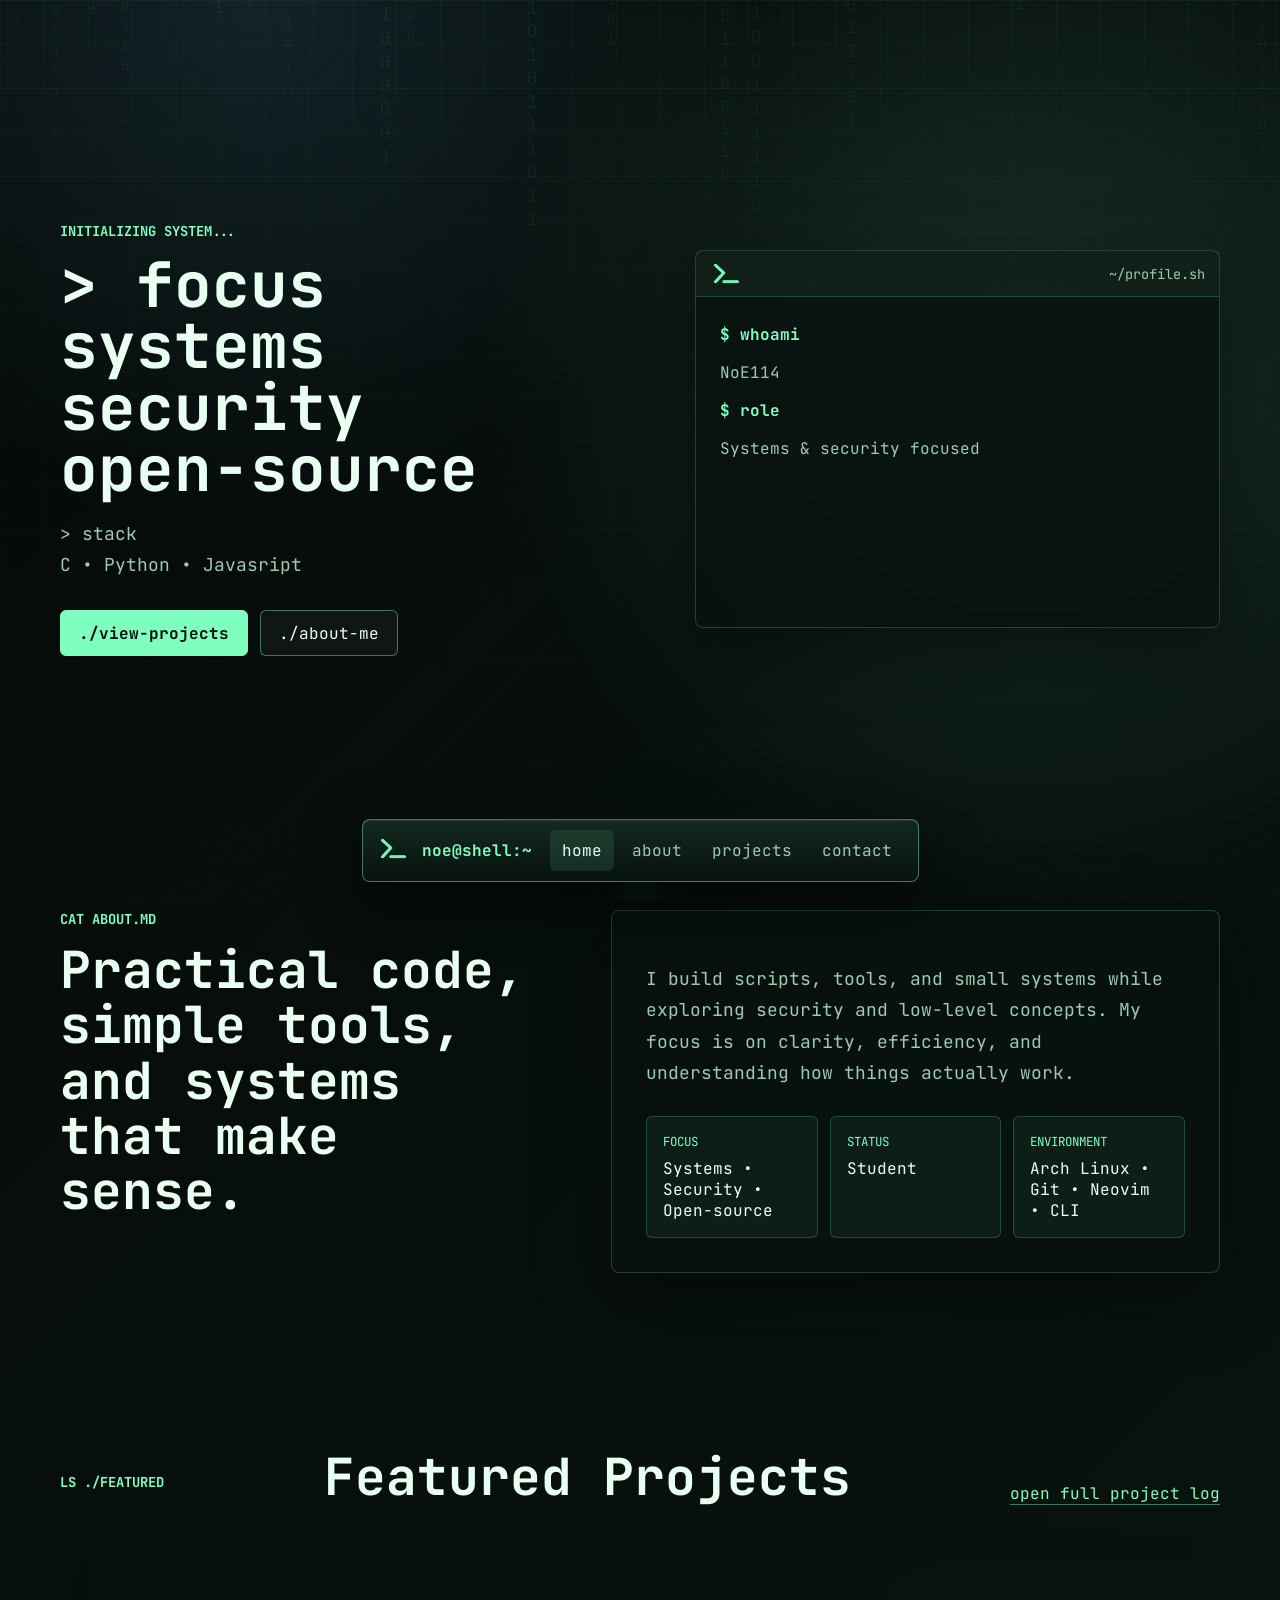
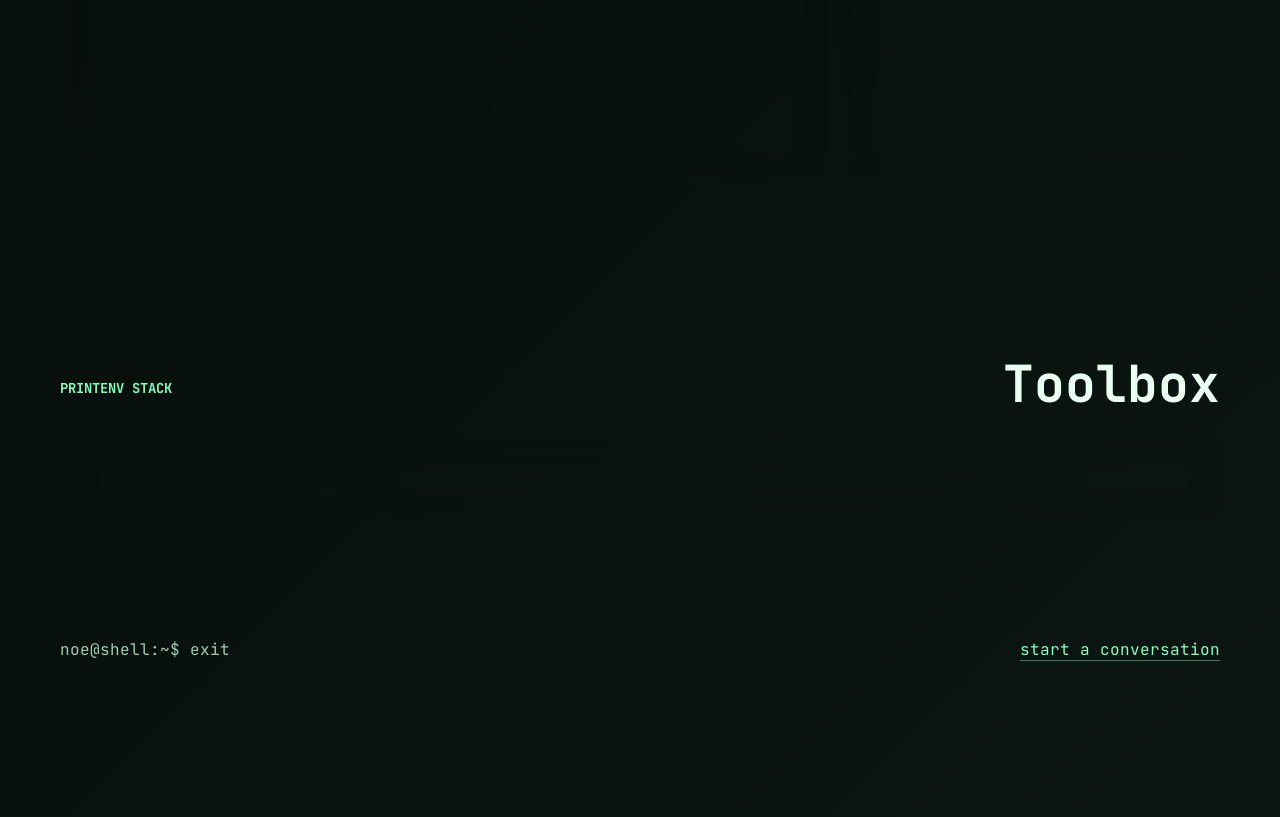
<file: index.html>
<!DOCTYPE html>
<html lang="en">
  <head>
    <meta charset="UTF-8" />
    <meta name="viewport" content="width=device-width, initial-scale=1.0" />
    <title>NoE114 | Portfolio</title>
    <link rel="icon" type="image/png" href="code.png" />
    <link rel="preconnect" href="https://fonts.googleapis.com" />
    <link rel="preconnect" href="https://fonts.gstatic.com" crossorigin />
    <link
      href="https://fonts.googleapis.com/css2?family=JetBrains+Mono:wght@400;500;600;700&display=swap"
      rel="stylesheet"
    />
    <link rel="stylesheet" href="styles.css" />
  </head>
  <body class="page-home">
    <div class="matrix-rain" data-matrix-rain aria-hidden="true"></div>
    <div class="scanline" aria-hidden="true"></div>
    <div class="terminal-grid" aria-hidden="true"></div>

    <header class="site-header">
      <nav class="nav shell-window" aria-label="Primary navigation">
        <a class="brand" href="index.html" aria-label="Home">
          <span class="shell-logo" aria-hidden="true"><img class="icon" src="terminal.png" alt=">_"></span>
          <span>noe@shell:~</span>
        </a>
        <button class="menu-toggle" type="button" aria-label="Open menu" aria-expanded="false">
          <span></span><span></span><span></span>
        </button>
        <div class="nav-links" data-menu>
          <a href="index.html" aria-current="page">home</a>
          <button class="nav-button" type="button" data-about-open>about</button>
          <a href="#projects">projects</a>
          <a href="contact.html">contact</a>
        </div>
      </nav>
    </header>

    <main>
      <section class="hero">
        <div class="hero-copy">
          <p class="eyebrow">initializing system...</p>

          <h1>
            > focus <br>
            systems <br>
            security <br>
            open-source
          </h1>

          <p>
            > stack <br>
            C • Python • Javasript
          </p>

          <div class="hero-actions">
            <a class="btn primary" href="#projects">./view-projects</a>
            <button class="btn" type="button" data-about-open>./about-me</button>
          </div>
        </div>

        <section class="terminal shell-window hero-terminal" aria-label="Terminal introduction">
          <div class="window-bar">
            <span class="window-dots" aria-hidden="true"><img class="icon" src="terminal.png" alt=">_"></span>
            <span class="window-title">~/profile.sh</span>
          </div>
          <div class="terminal-body" data-terminal="home">
            <p><span class="prompt">$</span> ./profile --summary</p>
            <p class="muted">Loading profile...</p>
          </div>
        </section>
      </section>

      <section class="section split" id="about">
        <div>
          <p class="eyebrow">cat about.md</p>
          <h2>Practical code, simple tools, and systems that make sense.</h2>
        </div>

        <div class="about-panel shell-window">
          <p>
            I build scripts, tools, and small systems while exploring security and low-level concepts.
            My focus is on clarity, efficiency, and understanding how things actually work.
          </p>

          <dl class="stats">
            <div><dt>Focus</dt><dd>Systems • Security • Open-source</dd></div>
            <div><dt>Status</dt><dd>Student</dd></div>
            <div><dt>Environment</dt><dd>Arch Linux • Git • Neovim • CLI</dd></div>
          </dl>
        </div>
      </section>

      <section class="section" id="projects">
        <div class="section-heading">
          <p class="eyebrow">ls ./featured</p>
          <h2>Featured Projects</h2>
          <a class="text-link" href="projects.html">open full project log</a>
        </div>

        <div class="projects-grid" data-projects-featured>
          <article class="project-card shell-window">
            <span class="project-command">$ git fetch NoE114</span>
            <h3>Loading repositories...</h3>
            <p>Fetching selected projects from GitHub.</p>
          </article>
        </div>
      </section>

      <section class="section skills">
        <div class="section-heading">
          <p class="eyebrow">printenv STACK</p>
          <h2>Toolbox</h2>
        </div>

        <div class="skill-marquee shell-window" aria-label="Skills">
          <div class="skill-track">

            <div class="skill-group">
              <span>C</span>
              <span>Python</span>
              <span>Rust</span>
              <span>Linux</span>
              <span>Arch Linux</span>
              <span>Git</span>
              <span>Neovim</span>
              <span>Shell</span>
              <span>CLI</span>
              <span>Security</span>
              <span>Open-source</span>
              <span>Scripting</span>
            </div>

            <div class="skill-group" aria-hidden="true">
              <span>C</span>
              <span>Python</span>
              <span>Rust</span>
              <span>Linux</span>
              <span>Arch Linux</span>
              <span>Git</span>
              <span>Neovim</span>
              <span>Shell</span>
              <span>CLI</span>
              <span>Security</span>
              <span>Open-source</span>
              <span>Scripting</span>
            </div>

          </div>
        </div>
      </section>
    </main>

    <div class="about-modal" data-about-modal aria-hidden="true" role="dialog" aria-modal="true" aria-labelledby="about-modal-title">
      <button class="modal-backdrop" type="button" data-about-close aria-label="Close about terminal"></button>

      <section class="about-terminal shell-window" aria-label="About me terminal">
        <div class="window-bar">
          <span class="window-dots" aria-hidden="true"><img class="icon" src="terminal.png" alt=">_"></span>
          <span class="window-title" id="about-modal-title">~/about.md</span>
          <button class="terminal-close" type="button" data-about-close aria-label="Close">x</button>
        </div>

        <div class="terminal-body" data-terminal="about">
          <p><span class="prompt">$</span> cat about.md</p>
        </div>
      </section>
    </div>

    <footer class="site-footer">
      <span>noe@shell:~$ exit</span>
      <a href="contact.html">start a conversation</a>
    </footer>

    <script src="script.js"></script>
  </body>
</html>
</file>
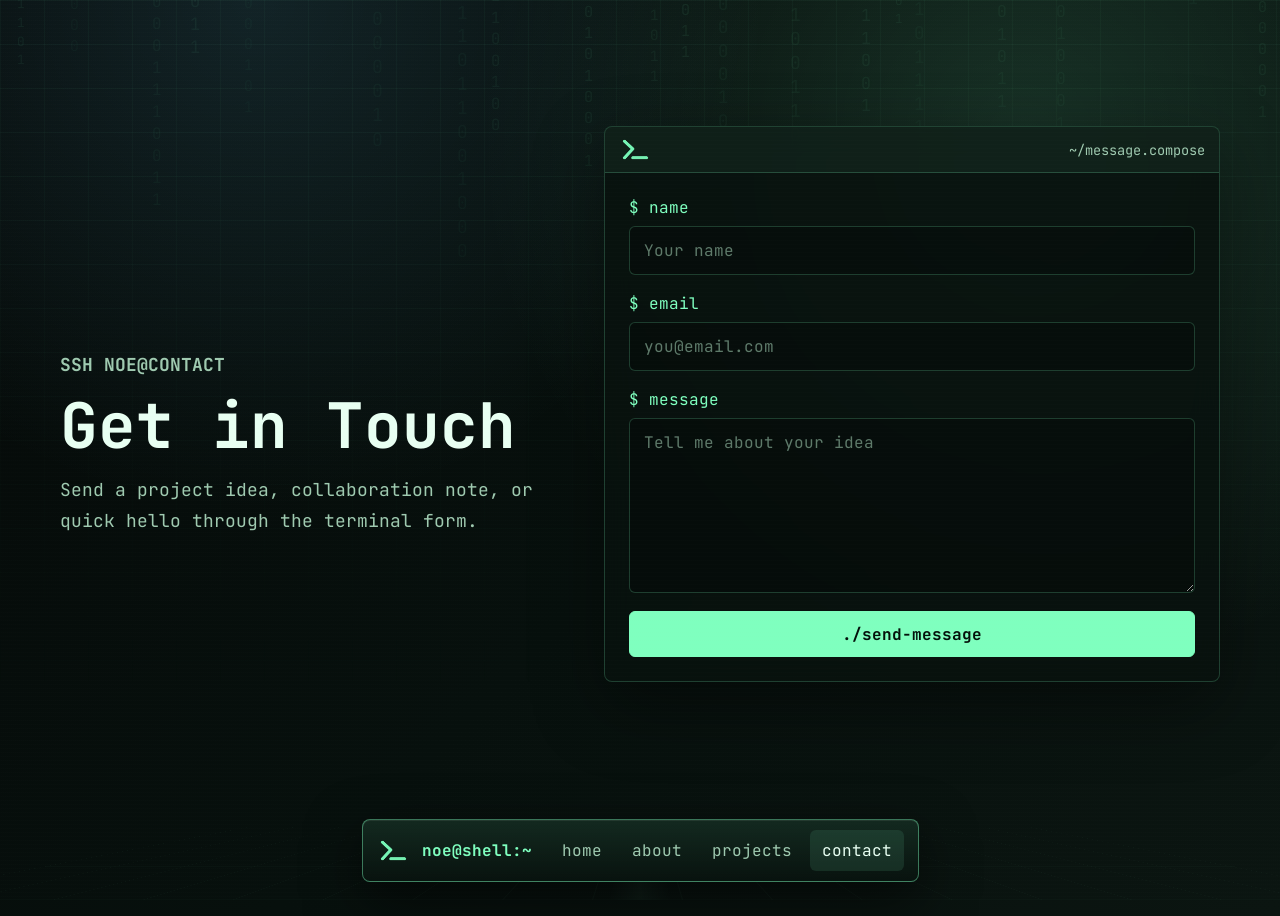
<file: contact.html>
<!DOCTYPE html>
<html lang="en">
  <head>
    <meta charset="UTF-8" />
    <meta name="viewport" content="width=device-width, initial-scale=1.0" />
    <title>NoE | Contact</title>
    <link rel="icon" type="image/png" href="terminal.png" />
    <link rel="preconnect" href="https://fonts.googleapis.com" />
    <link rel="preconnect" href="https://fonts.gstatic.com" crossorigin />
    <link
      href="https://fonts.googleapis.com/css2?family=JetBrains+Mono:wght@400;500;600;700&display=swap"
      rel="stylesheet"
    />
    <link rel="stylesheet" href="styles.css" />
  </head>
  <body class="page-contact">
    <div class="matrix-rain" data-matrix-rain aria-hidden="true"></div>
    <div class="scanline" aria-hidden="true"></div>
    <div class="terminal-grid" aria-hidden="true"></div>

    <header class="site-header">
      <nav class="nav shell-window" aria-label="Primary navigation">
        <a class="brand" href="index.html" aria-label="Home">
          <span class="window-dots" aria-hidden="true"><img class="icon" src="terminal.png"alt=">_"></span>
          <span>noe@shell:~</span>
        </a>
        <button class="menu-toggle" type="button" aria-label="Open menu" aria-expanded="false">
          <span></span><span></span><span></span>
        </button>
        <div class="nav-links" data-menu>
          <a href="index.html">home</a>
          <button class="nav-button" type="button" data-about-open>about</button>
          <a href="projects.html">projects</a>
          <a href="contact.html" aria-current="page">contact</a>
        </div>
      </nav>
    </header>

    <main>
      <section class="contact-layout">
        <div class="page-hero">
          <p class="eyebrow">ssh NoE@contact</p>
          <h1>Get in Touch</h1>
          <p>Send a project idea, collaboration note, or quick hello through the terminal form.</p>
        </div>

        <form
         name="contact"
         method="POST"
         action="/success.html"
         data-netlify="true"
         netlify-honeypot="bot-field"
        >
          <div class="window-bar">
            <span class="window-dots" aria-hidden="true"><img class="icon" src="terminal.png"alt=">_"></span>
            <span class="window-title">~/message.compose</span>
          </div>
          <div class="form-body">
            <input type="hidden" name="form-name" value="contact" />
            <p class="hidden-field" aria-hidden="true">
              <label>Do not fill this out: <input name="bot-field" tabindex="-1" autocomplete="off" /></label>
            </p>
            <label>
              <span>$ name</span>
              <input type="text" name="name" placeholder="Your name" required />
            </label>
            <label>
              <span>$ email</span>
              <input type="email" name="email" placeholder="you@email.com" required />
            </label>
            <label>
              <span>$ message</span>
              <textarea name="message" rows="7" placeholder="Tell me about your idea" required></textarea>
            </label>
            <button class="btn primary" type="submit" id="submit-btn">./send-message</button>
            <p class="form-feedback" id="form-feedback" role="status" aria-live="polite"></p>
          </div>
        </form>
      </section>
    </main>

    <div class="about-modal" data-about-modal aria-hidden="true" role="dialog" aria-modal="true" aria-labelledby="about-modal-title">
      <button class="modal-backdrop" type="button" data-about-close aria-label="Close about terminal"></button>
      <section class="about-terminal shell-window" aria-label="About me terminal">
        <div class="window-bar">
          <span class="window-dots" aria-hidden="true"><img class="icon" src="terminal.png"alt=">_"></span>
          <span class="window-title" id="about-modal-title">~/about.md</span>
          <button class="terminal-close" type="button" data-about-close aria-label="Close">x</button>
        </div>
        <div class="terminal-body" data-terminal="about">
          <p><span class="prompt">$</span> cat about.md</p>
        </div>
      </section>
    </div>

    <script src="script.js"></script>
  </body>
</html>
</file>
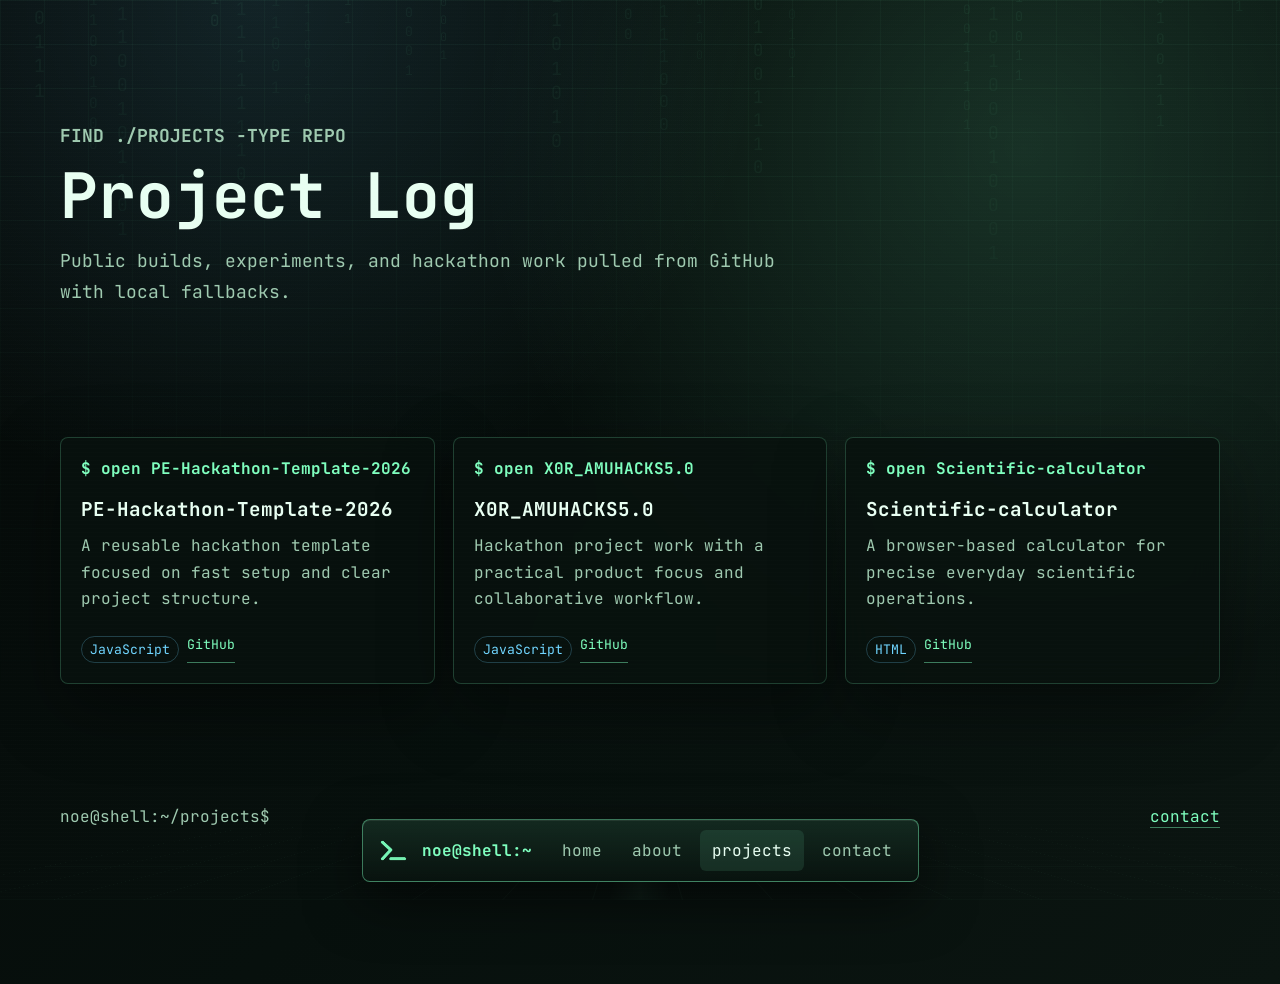
<file: projects.html>
<!DOCTYPE html>
<html lang="en">
  <head>
    <meta charset="UTF-8" />
    <meta name="viewport" content="width=device-width, initial-scale=1.0" />
    <title>NoE | Projects</title>
    <link rel="icon" type="image/png" href="terminal.png" />
    <link rel="preconnect" href="https://fonts.googleapis.com" />
    <link rel="preconnect" href="https://fonts.gstatic.com" crossorigin />
    <link
      href="https://fonts.googleapis.com/css2?family=JetBrains+Mono:wght@400;500;600;700&display=swap"
      rel="stylesheet"
    />
    <link rel="stylesheet" href="styles.css" />
  </head>
  <body class="page-projects">
    <div class="matrix-rain" data-matrix-rain aria-hidden="true"></div>
    <div class="scanline" aria-hidden="true"></div>
    <div class="terminal-grid" aria-hidden="true"></div>

    <header class="site-header">
      <nav class="nav shell-window" aria-label="Primary navigation">
        <a class="brand" href="index.html" aria-label="Home">
          <span class="window-dots" aria-hidden="true"><img class="icon" src="terminal.png"alt=">_"></span>
          <span>noe@shell:~</span>
        </a>
        <button class="menu-toggle" type="button" aria-label="Open menu" aria-expanded="false">
          <span></span><span></span><span></span>
        </button>
        <div class="nav-links" data-menu>
          <a href="index.html">home</a>
          <button class="nav-button" type="button" data-about-open>about</button>
          <a href="projects.html" aria-current="page">projects</a>
          <a href="contact.html">contact</a>
        </div>
      </nav>
    </header>

    <main>
      <section class="page-hero">
        <p class="eyebrow">find ./projects -type repo</p>
        <h1>Project Log</h1>
        <p>Public builds, experiments, and hackathon work pulled from GitHub with local fallbacks.</p>
      </section>

      <section class="section">
        <div class="projects-grid full" data-projects-all>
          <article class="project-card shell-window">
            <span class="project-command">$ git fetch NoE114</span>
            <h3>Loading repositories</h3>
            <p>Fetching latest public projects from GitHub.</p>
          </article>
        </div>
      </section>
    </main>

    <div class="about-modal" data-about-modal aria-hidden="true" role="dialog" aria-modal="true" aria-labelledby="about-modal-title">
      <button class="modal-backdrop" type="button" data-about-close aria-label="Close about terminal"></button>
      <section class="about-terminal shell-window" aria-label="About me terminal">
        <div class="window-bar">
          <span class="window-dots" aria-hidden="true"><img class="icon" src="terminal.png"alt=">_"></span>
          <span class="window-title" id="about-modal-title">~/about.md</span>
          <button class="terminal-close" type="button" data-about-close aria-label="Close">x</button>
        </div>
        <div class="terminal-body" data-terminal="about">
          <p><span class="prompt">$</span> cat about.md</p>
        </div>
      </section>
    </div>

    <footer class="site-footer">
      <span>noe@shell:~/projects$</span>
      <a href="contact.html">contact</a>
    </footer>

    <script src="script.js"></script>
  </body>
</html>
</file>
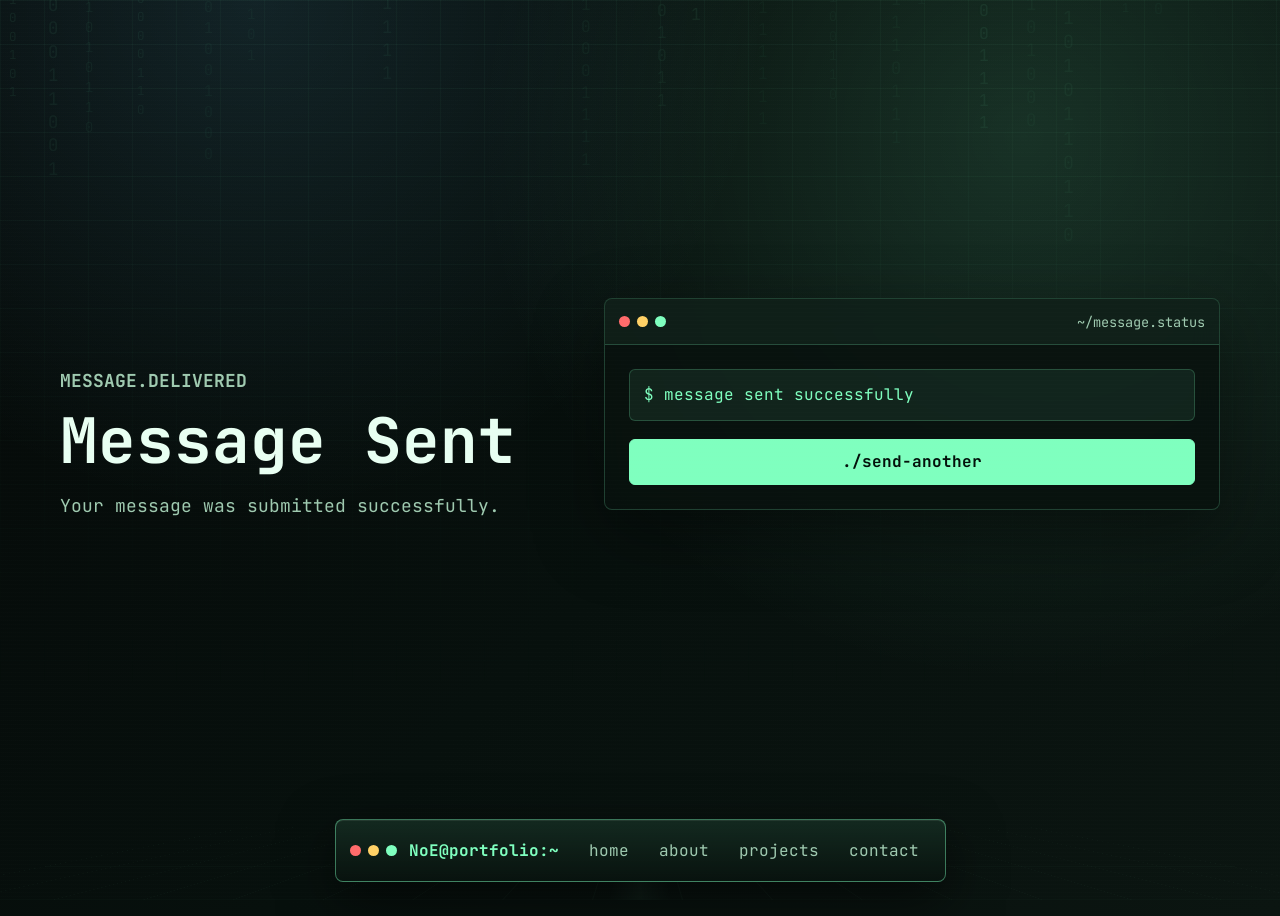
<file: success.html>
<!DOCTYPE html>
<html lang="en">
  <head>
    <meta charset="UTF-8" />
    <meta name="viewport" content="width=device-width, initial-scale=1.0" />
    <title>NoE | Message Sent</title>
    <link rel="icon" type="image/png" href="terminal.png" />
    <link rel="preconnect" href="https://fonts.googleapis.com" />
    <link rel="preconnect" href="https://fonts.gstatic.com" crossorigin />
    <link
      href="https://fonts.googleapis.com/css2?family=JetBrains+Mono:wght@400;500;600;700&display=swap"
      rel="stylesheet"
    />
    <link rel="stylesheet" href="styles.css" />
  </head>
  <body class="page-contact">
    <div class="matrix-rain" data-matrix-rain aria-hidden="true"></div>
    <div class="scanline" aria-hidden="true"></div>
    <div class="terminal-grid" aria-hidden="true"></div>

    <header class="site-header">
      <nav class="nav shell-window" aria-label="Primary navigation">
        <a class="brand" href="index.html" aria-label="Home">
          <span class="window-dots" aria-hidden="true"><i></i><i></i><i></i></span>
          <span>NoE@portfolio:~</span>
        </a>
        <button class="menu-toggle" type="button" aria-label="Open menu" aria-expanded="false">
          <span></span><span></span><span></span>
        </button>
        <div class="nav-links" data-menu>
          <a href="index.html">home</a>
          <button class="nav-button" type="button" data-about-open>about</button>
          <a href="projects.html">projects</a>
          <a href="contact.html">contact</a>
        </div>
      </nav>
    </header>

    <main>
      <section class="contact-layout">
        <div class="page-hero">
          <p class="eyebrow">message.delivered</p>
          <h1>Message Sent</h1>
          <p>Your message was submitted successfully.</p>
        </div>

        <section class="contact-form shell-window" aria-label="Submission status">
          <div class="window-bar">
            <span class="window-dots" aria-hidden="true"><i></i><i></i><i></i></span>
            <span class="window-title">~/message.status</span>
          </div>
          <div class="form-body">
            <p class="form-feedback success">$ message sent successfully</p>
            <a class="btn primary" href="contact.html">./send-another</a>
          </div>
        </section>
      </section>
    </main>

    <div class="about-modal" data-about-modal aria-hidden="true" role="dialog" aria-modal="true" aria-labelledby="about-modal-title">
      <button class="modal-backdrop" type="button" data-about-close aria-label="Close about terminal"></button>
      <section class="about-terminal shell-window" aria-label="About me terminal">
        <div class="window-bar">
          <span class="window-dots" aria-hidden="true"><i></i><i></i><i></i></span>
          <span class="window-title" id="about-modal-title">~/about.md</span>
          <button class="terminal-close" type="button" data-about-close aria-label="Close">x</button>
        </div>
        <div class="terminal-body" data-terminal="about">
          <p><span class="prompt">$</span> cat about.md</p>
        </div>
      </section>
    </div>

    <script src="script.js"></script>
  </body>
</html>
</file>
<file: styles.css>
:root {
  --bg: #07100d;
  --bg-soft: #0b1813;
  --panel: rgba(8, 18, 14, 0.88);
  --panel-strong: rgba(11, 24, 19, 0.96);
  --line: rgba(127, 255, 190, 0.2);
  --line-strong: rgba(127, 255, 190, 0.42);
  --text: #e8fff2;
  --muted: #9fcab0;
  --green: #7fffbf;
  --amber: #ffd166;
  --red: #ff6b6b;
  --cyan: #70d6ff;
  --shadow: 0 24px 70px rgba(0, 0, 0, 0.42);
  --radius: 8px;
  --max: 1160px;
  --ease: cubic-bezier(0.2, 0.8, 0.2, 1);
}

* {
  box-sizing: border-box;
}

html {
  scroll-behavior: smooth;
}

body {
  margin: 0;
  min-height: 100vh;
  font-family: "JetBrains Mono", "Fira Code", ui-monospace, monospace;
  color: var(--text);
  background:
    radial-gradient(circle at 20% 0%, rgba(112, 214, 255, 0.12), transparent 32rem),
    radial-gradient(circle at 80% 15%, rgba(127, 255, 191, 0.14), transparent 34rem),
    linear-gradient(135deg, #050908 0%, var(--bg) 54%, #0b1511 100%);
  overflow-x: hidden;
  padding-bottom: 108px;
}

body::before {
  content: "";
  position: fixed;
  inset: 0;
  pointer-events: none;
  background-image:
    linear-gradient(rgba(127, 255, 190, 0.045) 1px, transparent 1px),
    linear-gradient(90deg, rgba(127, 255, 190, 0.04) 1px, transparent 1px);
  background-size: 44px 44px;
  mask-image: linear-gradient(to bottom, rgba(0, 0, 0, 0.9), transparent 80%);
}

a {
  color: inherit;
}

button,
input,
textarea {
  font: inherit;
}

.matrix-rain {
  position: fixed;
  inset: 0;
  z-index: 0;
  overflow: hidden;
  pointer-events: none;
  opacity: 0.32;
  mask-image: linear-gradient(to bottom, #000 0%, rgba(0, 0, 0, 0.68) 42%, transparent 100%);
}

.matrix-column {
  position: absolute;
  top: -42vh;
  left: var(--x);
  display: grid;
  gap: 0.38rem;
  color: rgba(127, 255, 190, 0.34);
  font-size: var(--size);
  line-height: 1;
  text-shadow: 0 0 10px rgba(127, 255, 190, 0.24);
  opacity: var(--opacity);
  animation: matrixFall var(--duration) linear infinite;
  animation-delay: var(--delay);
}

.matrix-column span:first-child {
  color: rgba(232, 255, 242, 0.62);
  text-shadow: 0 0 14px rgba(127, 255, 190, 0.45);
}

.scanline {
  position: fixed;
  inset: 0;
  pointer-events: none;
  z-index: 10;
  opacity: 0.28;
  background: repeating-linear-gradient(
    to bottom,
    rgba(255, 255, 255, 0.035) 0,
    rgba(255, 255, 255, 0.035) 1px,
    transparent 1px,
    transparent 4px
  );
}

.terminal-grid {
  position: fixed;
  inset: auto -10vw 0;
  height: 34vh;
  pointer-events: none;
  background:
    linear-gradient(to right, transparent 0 48%, rgba(127, 255, 190, 0.14) 50%, transparent 52%),
    repeating-linear-gradient(90deg, rgba(127, 255, 190, 0.1) 0 1px, transparent 1px 90px),
    repeating-linear-gradient(0deg, rgba(127, 255, 190, 0.1) 0 1px, transparent 1px 46px);
  transform: perspective(280px) rotateX(62deg);
  transform-origin: bottom;
  opacity: 0.3;
}

.site-header {
  position: fixed;
  left: 0;
  right: 0;
  bottom: 18px;
  z-index: 20;
  padding: 0 clamp(16px, 4vw, 40px);
  pointer-events: none;
}

.shell-window {
  border: 1px solid var(--line);
  border-radius: var(--radius);
  background: var(--panel);
  box-shadow: var(--shadow);
  backdrop-filter: blur(14px);
}

.nav {
  position: relative;
  width: fit-content;
  max-width: min(var(--max), calc(100vw - 32px));
  margin: 0 auto;
  min-height: 58px;
  display: flex;
  align-items: center;
  justify-content: space-between;
  gap: 18px;
  padding: 10px 14px;
  pointer-events: auto;
  border-color: var(--line-strong);
  background:
    linear-gradient(180deg, rgba(127, 255, 190, 0.08), rgba(8, 18, 14, 0.9)),
    var(--panel-strong);
  box-shadow:
    0 18px 54px rgba(0, 0, 0, 0.58),
    inset 0 1px 0 rgba(232, 255, 242, 0.08);
}

.brand,
.nav-links a,
.nav-button,
.text-link,
.site-footer a {
  text-decoration: none;
}

.brand {
  display: inline-flex;
  align-items: center;
  gap: 12px;
  min-width: 0;
  font-weight: 700;
  color: var(--green);
}

.brand span:last-child {
  white-space: nowrap;
}

.window-dots {
  display: inline-flex;
  gap: 7px;
  flex: 0 0 auto;
}

.window-dots i {
  width: 11px;
  height: 11px;
  border-radius: 50%;
  display: block;
}

.window-dots i:nth-child(1) {
  background: var(--red);
}

.window-dots i:nth-child(2) {
  background: var(--amber);
}

.window-dots i:nth-child(3) {
  background: var(--green);
}

.icon {
  width: 33px;
  height: 33px;

  -webkit-mask-size: 60%;
  mask-size: 60%;
}

.nav-links {
  display: flex;
  align-items: center;
  gap: 6px;
}

.nav-links a,
.nav-button {
  color: var(--muted);
  padding: 10px 12px;
  border-radius: 6px;
  border: 0;
  background: transparent;
  cursor: pointer;
  transition: color 180ms var(--ease), background 180ms var(--ease);
}

.nav-links a:hover,
.nav-links a:focus-visible,
.nav-button:hover,
.nav-button:focus-visible,
.nav-links a[aria-current="page"] {
  color: var(--text);
  background: rgba(127, 255, 190, 0.1);
}

.menu-toggle {
  display: none;
  width: 44px;
  height: 44px;
  border: 1px solid var(--line);
  border-radius: 6px;
  background: rgba(127, 255, 190, 0.08);
  color: var(--text);
  cursor: pointer;
}

.menu-toggle span {
  display: block;
  width: 18px;
  height: 2px;
  margin: 4px auto;
  background: currentColor;
}

main {
  width: min(var(--max), calc(100% - 32px));
  margin: 0 auto;
  position: relative;
  z-index: 1;
}

.hero {
  min-height: calc(100vh - 78px);
  display: grid;
  grid-template-columns: minmax(0, 1fr) minmax(340px, 0.92fr);
  align-items: center;
  gap: clamp(28px, 5vw, 72px);
  padding: clamp(64px, 10vw, 112px) 0 56px;
}

.hero-copy h1,
.page-hero h1 {
  margin: 0;
  max-width: 780px;
  font-size: clamp(1.72rem, 4.9vw, 3.92rem);
  line-height: 0.98;
  letter-spacing: 0;
}

.hero-copy p:not(.eyebrow),
.page-hero p,
.about-panel p {
  color: var(--muted);
  line-height: 1.75;
  font-size: clamp(1rem, 1.8vw, 1.12rem);
}

.eyebrow {
  margin: 0 0 14px;
  color: var(--green);
  text-transform: uppercase;
  letter-spacing: 0;
  font-size: 0.86rem;
  font-weight: 700;
}

.hero-actions {
  display: flex;
  flex-wrap: wrap;
  gap: 12px;
  margin-top: 30px;
}

.btn {
  display: inline-flex;
  align-items: center;
  justify-content: center;
  min-height: 46px;
  padding: 0 18px;
  border: 1px solid var(--line-strong);
  border-radius: 6px;
  color: var(--text);
  background: rgba(232, 255, 242, 0.04);
  text-decoration: none;
  cursor: pointer;
  transition: transform 180ms var(--ease), border-color 180ms var(--ease), background 180ms var(--ease);
}

.btn:hover,
.btn:focus-visible {
  transform: translateY(-2px);
  border-color: var(--green);
  background: rgba(127, 255, 190, 0.1);
}

.btn.primary {
  color: #03100a;
  background: var(--green);
  border-color: var(--green);
  font-weight: 700;
}

.window-bar {
  display: flex;
  align-items: center;
  gap: 12px;
  min-height: 46px;
  padding: 0 14px;
  border-bottom: 1px solid var(--line);
  background: rgba(127, 255, 190, 0.055);
}

.window-title {
  margin-left: auto;
  color: var(--muted);
  font-size: 0.85rem;
}

.terminal-body {
  min-height: 330px;
  padding: 24px;
  color: var(--text);
  line-height: 1.75;
}

.terminal-body p {
  margin: 0 0 10px;
}

.terminal-body .prompt,
.project-command {
  color: var(--green);
  font-weight: 700;
}

.muted,
.project-card p {
  color: var(--muted);
}

.cursor::after {
  content: "";
  display: inline-block;
  width: 9px;
  height: 1.15em;
  margin-left: 6px;
  vertical-align: -0.2em;
  background: var(--green);
  animation: blink 900ms steps(2, jump-none) infinite;
}

.section {
  padding: clamp(52px, 8vw, 88px) 0;
}

.split {
  display: grid;
  grid-template-columns: 0.8fr 1fr;
  gap: clamp(24px, 5vw, 64px);
  align-items: start;
}

h2 {
  margin: 0;
  color: var(--text);
  font-size: clamp(1.8rem, 4vw, 3.2rem);
  line-height: 1.08;
  letter-spacing: 0;
}

.about-panel {
  padding: clamp(22px, 4vw, 34px);
}

.stats {
  display: grid;
  grid-template-columns: repeat(3, 1fr);
  gap: 12px;
  margin: 28px 0 0;
}

.stats div,
.skill-group span {
  border: 1px solid var(--line);
  border-radius: 6px;
  background: rgba(127, 255, 190, 0.055);
}

.stats div {
  padding: 16px;
}

.stats dt {
  color: var(--green);
  font-size: 0.78rem;
  text-transform: uppercase;
}

.stats dd {
  margin: 8px 0 0;
  color: var(--text);
}

.section-heading {
  display: flex;
  align-items: end;
  justify-content: space-between;
  gap: 20px;
  margin-bottom: 28px;
}

.text-link,
.site-footer a {
  color: var(--green);
  border-bottom: 1px solid rgba(127, 255, 190, 0.45);
}

.projects-grid {
  display: grid;
  grid-template-columns: repeat(3, minmax(0, 1fr));
  gap: 18px;
}

.projects-grid.full {
  grid-template-columns: repeat(auto-fit, minmax(260px, 1fr));
}

.project-card {
  padding: 20px;
  min-height: 230px;
  display: flex;
  flex-direction: column;
  transition: transform 180ms var(--ease), border-color 180ms var(--ease), background 180ms var(--ease);
}

.project-card:hover {
  transform: translateY(-4px);
  border-color: var(--line-strong);
  background: var(--panel-strong);
}

.project-card h3 {
  margin: 18px 0 10px;
  font-size: 1.2rem;
  line-height: 1.35;
}

.project-card p {
  margin: 0;
  line-height: 1.65;
}

.project-meta {
  display: flex;
  flex-wrap: wrap;
  gap: 8px;
  margin-top: auto;
  padding-top: 24px;
  color: var(--cyan);
  font-size: 0.82rem;
}

.project-meta span {
  border: 1px solid rgba(112, 214, 255, 0.24);
  border-radius: 999px;
  padding: 4px 8px;
}

.skill-marquee {
  position: relative;
  overflow: hidden;
  padding: 12px 0;
  border-color: var(--line-strong);
  background:
    linear-gradient(90deg, rgba(127, 255, 190, 0.08), transparent 22%, transparent 78%, rgba(127, 255, 190, 0.08)),
    var(--panel);
}

.skill-marquee::before,
.skill-marquee::after {
  content: "";
  position: absolute;
  top: 0;
  bottom: 0;
  width: 92px;
  z-index: 1;
  pointer-events: none;
}

.skill-marquee::before {
  left: 0;
  background: linear-gradient(90deg, rgba(8, 18, 14, 0.98), transparent);
}

.skill-marquee::after {
  right: 0;
  background: linear-gradient(270deg, rgba(8, 18, 14, 0.98), transparent);
}

.skill-track {
  display: flex;
  width: max-content;
  animation: marquee 26s linear infinite;
}

.skill-marquee:hover .skill-track {
  animation-play-state: paused;
}

.skill-group {
  display: flex;
  gap: 12px;
  padding-right: 12px;
}

.skill-group span {
  min-width: max-content;
  min-height: 52px;
  display: inline-flex;
  align-items: center;
  justify-content: center;
  padding: 0 18px;
  color: var(--muted);
  box-shadow: inset 0 0 18px rgba(127, 255, 190, 0.035);
}

.skill-group span::before {
  content: ">";
  margin-right: 8px;
  color: var(--green);
}

.page-hero {
  padding: clamp(72px, 11vw, 120px) 0 24px;
}

.page-hero p {
  max-width: 720px;
}

.contact-layout {
  min-height: calc(100vh - 92px);
  display: grid;
  grid-template-columns: 0.78fr 1fr;
  align-items: center;
  gap: clamp(28px, 5vw, 70px);
  padding: 60px 0;
}

.contact-form,
form[name="contact"] {
  border: 1px solid var(--line);
  border-radius: var(--radius);
  background: var(--panel);
  box-shadow: var(--shadow);
  backdrop-filter: blur(14px);
  overflow: hidden;
}

.form-body {
  display: grid;
  gap: 18px;
  padding: 24px;
}

.hidden-field {
  display: none;
}

.contact-form label,
form[name="contact"] label {
  display: grid;
  gap: 8px;
  color: var(--green);
}

.contact-form input,
.contact-form textarea,
form[name="contact"] input,
form[name="contact"] textarea {
  width: 100%;
  border: 1px solid var(--line);
  border-radius: 6px;
  background: rgba(0, 0, 0, 0.22);
  color: var(--text);
  padding: 13px 14px;
  resize: vertical;
}

.contact-form input:focus,
.contact-form textarea:focus,
form[name="contact"] input:focus,
form[name="contact"] textarea:focus {
  outline: none;
  border-color: var(--green);
  box-shadow: 0 0 0 3px rgba(127, 255, 190, 0.11);
}

.contact-form input::placeholder,
.contact-form textarea::placeholder,
form[name="contact"] input::placeholder,
form[name="contact"] textarea::placeholder {
  color: rgba(159, 202, 176, 0.58);
}

.form-feedback {
  display: none;
  margin: 0;
  padding: 12px 14px;
  border-radius: 6px;
  line-height: 1.6;
}

.form-feedback.success,
.form-feedback.error {
  display: block;
}

.form-feedback.success {
  color: var(--green);
  background: rgba(127, 255, 190, 0.08);
  border: 1px solid var(--line);
}

.form-feedback.error {
  color: #ffb4b4;
  background: rgba(255, 107, 107, 0.08);
  border: 1px solid rgba(255, 107, 107, 0.3);
}

.site-footer {
  width: min(var(--max), calc(100% - 32px));
  margin: 0 auto;
  padding: 34px 0 48px;
  display: flex;
  justify-content: space-between;
  gap: 18px;
  color: var(--muted);
  position: relative;
  z-index: 1;
}

.about-modal {
  position: fixed;
  inset: 0;
  z-index: 40;
  display: grid;
  place-items: center;
  padding: 20px;
  opacity: 0;
  visibility: hidden;
  pointer-events: none;
  transition: opacity 220ms var(--ease), visibility 220ms var(--ease);
}

.about-modal.is-open {
  opacity: 1;
  visibility: visible;
  pointer-events: auto;
}

.modal-backdrop {
  position: absolute;
  inset: 0;
  border: 0;
  background: rgba(2, 8, 6, 0.76);
  backdrop-filter: blur(8px);
  cursor: pointer;
}

.about-terminal {
  position: relative;
  width: min(780px, 100%);
  overflow: hidden;
  transform: translateY(18px) scale(0.98);
  opacity: 0;
  transition: transform 240ms var(--ease), opacity 240ms var(--ease);
}

.about-modal.is-open .about-terminal {
  transform: translateY(0) scale(1);
  opacity: 1;
}

.about-terminal .terminal-body {
  min-height: 390px;
}

.terminal-close {
  width: 34px;
  height: 34px;
  margin-left: 8px;
  border: 1px solid var(--line);
  border-radius: 6px;
  color: var(--muted);
  background: rgba(255, 255, 255, 0.04);
  cursor: pointer;
}

.terminal-close:hover,
.terminal-close:focus-visible {
  color: var(--text);
  border-color: var(--green);
}

.reveal {
  opacity: 0;
  transform: translateY(16px);
  transition: opacity 520ms var(--ease), transform 520ms var(--ease);
}

.reveal.is-visible {
  opacity: 1;
  transform: translateY(0);
}

@keyframes blink {
  50% {
    opacity: 0;
  }
}

@keyframes marquee {
  to {
    transform: translateX(-50%);
  }
}

@keyframes matrixFall {
  to {
    transform: translateY(150vh);
  }
}

@media (prefers-reduced-motion: reduce) {
  *,
  *::before,
  *::after {
    scroll-behavior: auto !important;
    animation-duration: 0.001ms !important;
    animation-iteration-count: 1 !important;
    transition-duration: 0.001ms !important;
  }

  .matrix-rain {
    display: none;
  }
}

@media (max-width: 900px) {
  .hero,
  .split,
  .contact-layout {
    grid-template-columns: 1fr;
  }

  .hero {
    padding-top: 56px;
  }

  .hero-terminal {
    order: -1;
  }

  .terminal-body {
    min-height: 260px;
  }

  .projects-grid {
    grid-template-columns: repeat(2, minmax(0, 1fr));
  }
}

@media (max-width: 680px) {
  .matrix-rain {
    opacity: 0.2;
  }

  .matrix-column:nth-child(n + 18) {
    display: none;
  }

  .site-header {
    bottom: 10px;
    padding-inline: 10px;
  }

  main,
  .site-footer {
    width: min(100% - 24px, var(--max));
  }

  .nav {
    width: min(100%, 520px);
    min-height: 56px;
    gap: 8px;
    padding: 8px;
  }

  .brand {
    gap: 0;
  }

  .brand span:last-child {
    position: absolute;
    width: 1px;
    height: 1px;
    overflow: hidden;
    clip: rect(0 0 0 0);
    white-space: nowrap;
  }

  .menu-toggle {
    display: none;
  }

  .nav-links {
    display: flex;
    flex: 1;
    justify-content: flex-end;
    min-width: 0;
  }

  .nav-links a,
  .nav-button {
    flex: 0 1 auto;
    min-width: 0;
    padding: 10px 8px;
    font-size: clamp(0.72rem, 3.3vw, 0.9rem);
    text-align: center;
  }

  .hero-copy h1,
  .page-hero h1 {
    font-size: clamp(1.65rem, 9.1vw, 2.87rem);
  }

  .hero-actions,
  .section-heading,
  .site-footer {
    align-items: stretch;
    flex-direction: column;
  }

  .btn {
    width: 100%;
  }

  .stats,
  .projects-grid,
  .projects-grid.full {
    grid-template-columns: 1fr;
  }

  .skill-marquee::before,
  .skill-marquee::after {
    width: 38px;
  }

  .terminal-body,
  .form-body {
    padding: 18px;
  }
}
</file>
